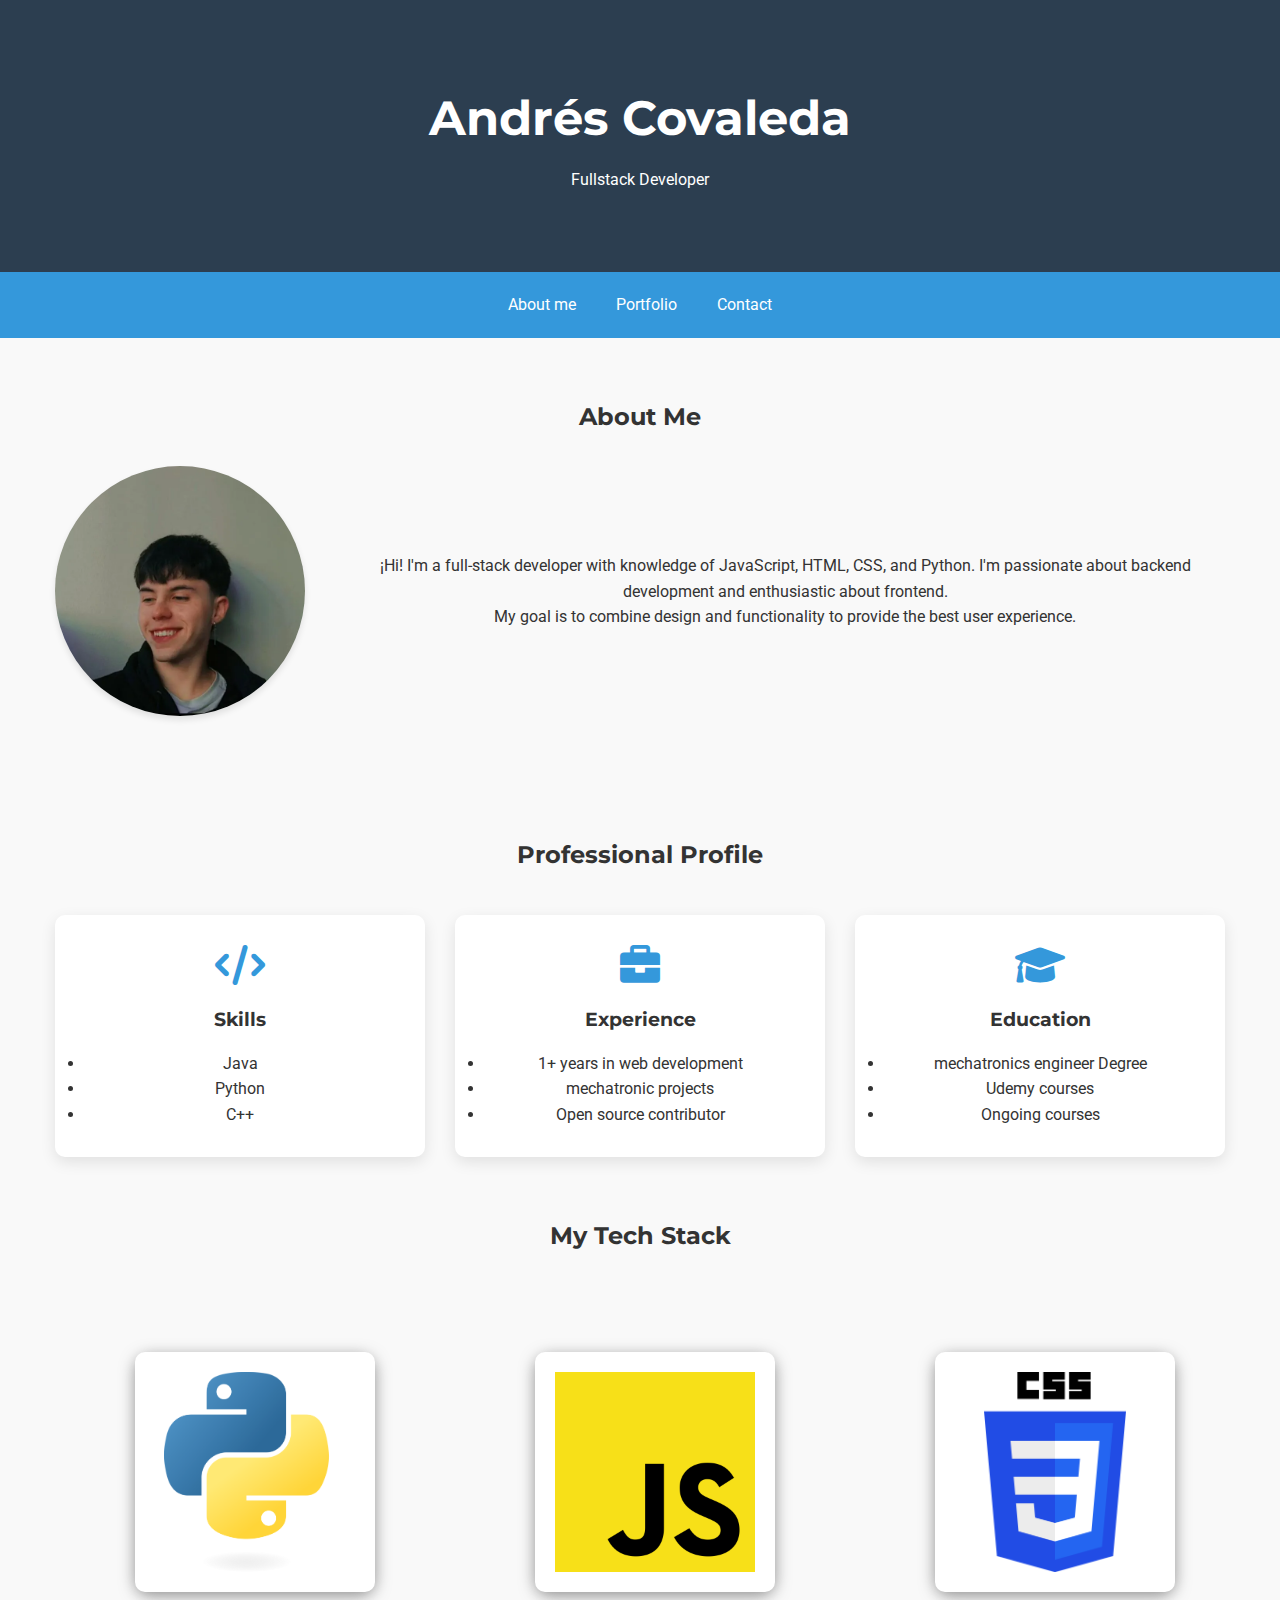
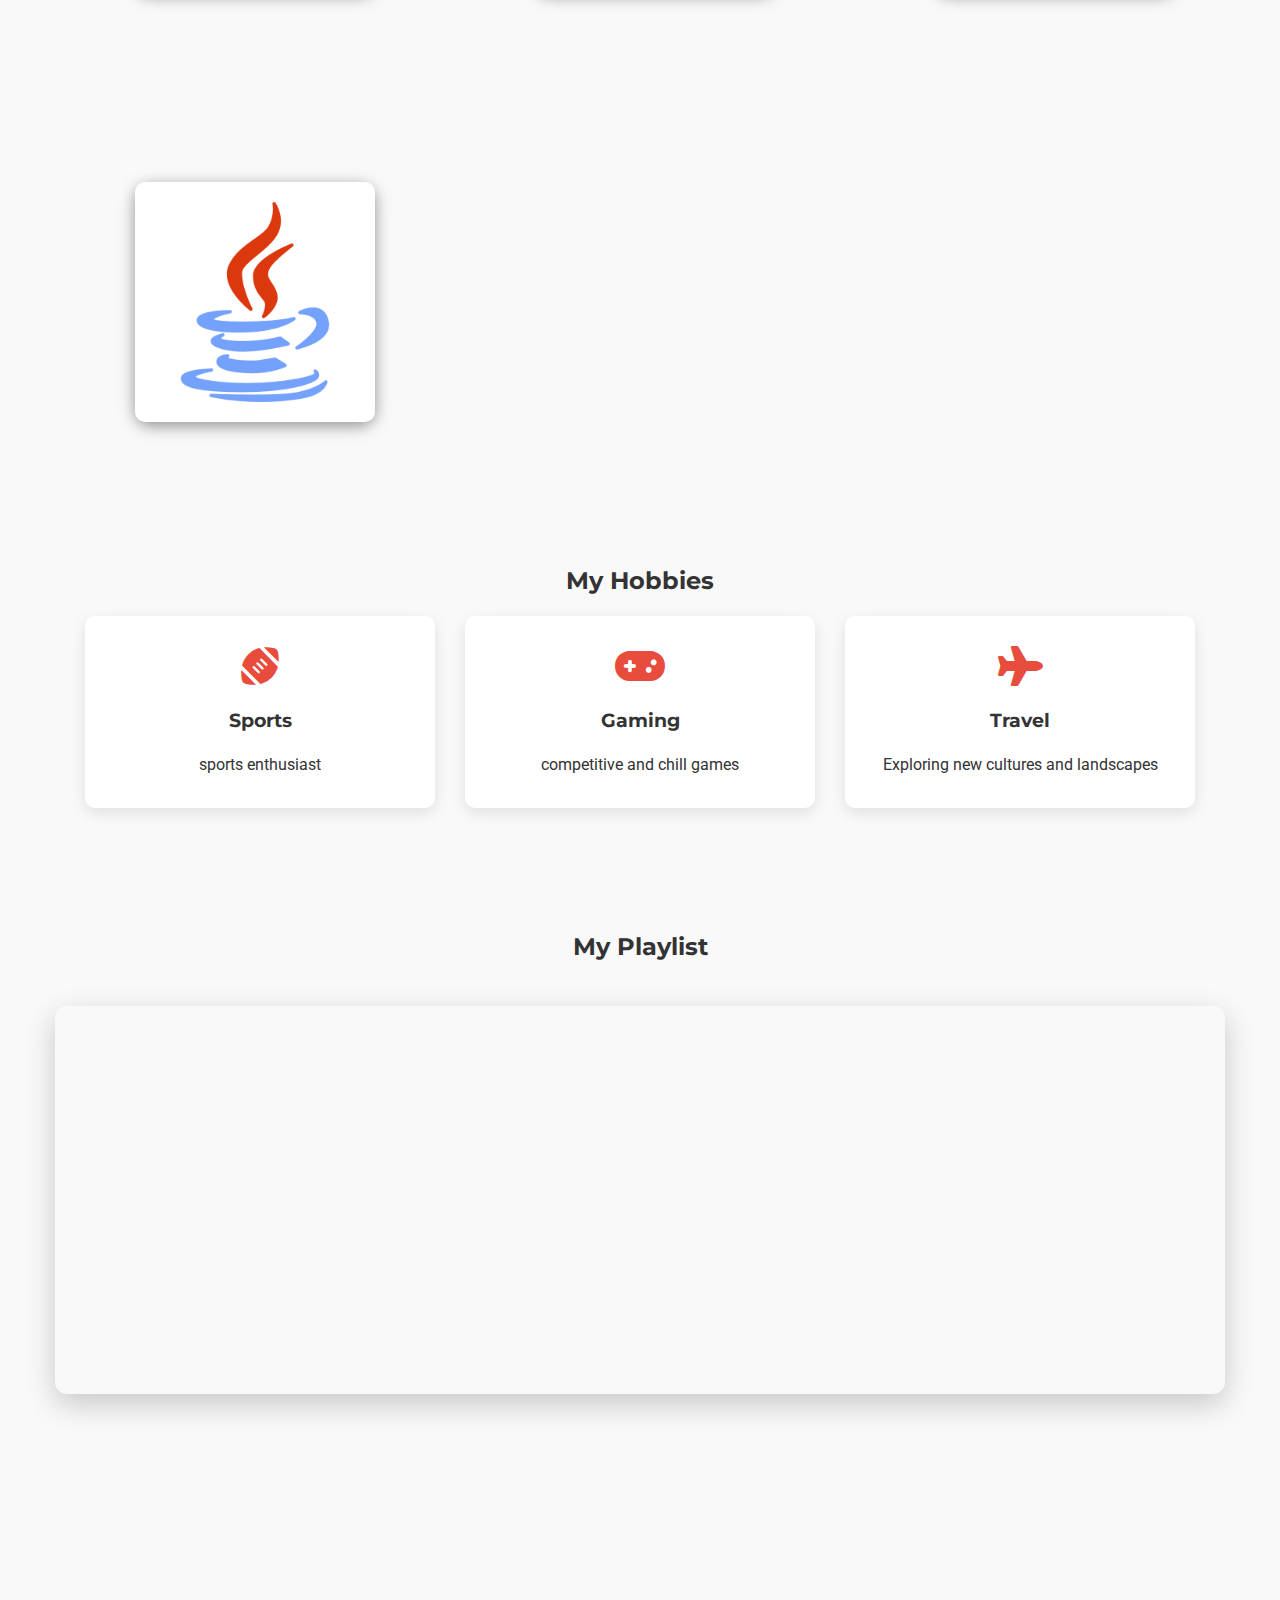
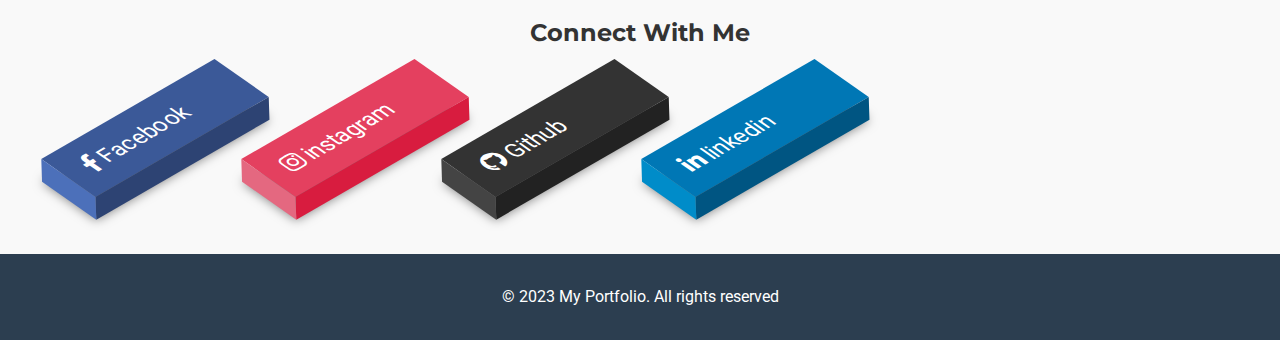
<file: index.html>
<!DOCTYPE html>
<html lang="es">
<head>
    <meta charset="UTF-8">
    <meta name="viewport" content="width=device-width, initial-scale=1.0">
    <title>My Portfolio</title>
    <link rel="stylesheet" href="styles.css">
    <link href="https://fonts.googleapis.com/css2?family=Roboto:wght@400;700&family=Montserrat:wght@600&display=swap" rel="stylesheet">
    <link rel="stylesheet" href="https://cdnjs.cloudflare.com/ajax/libs/font-awesome/6.0.0-beta3/css/all.min.css">
</head>
<body>
    <header class="header">
        <div class="container">
            <h1>Andrés Covaleda</h1>
            <p>Fullstack Developer</p>
        </div>
    </header>

    <nav class="navbar">
        <div class="container">
            <ul>
                <li><a href="./index.html">About me</a></li>
                <li><a href="./portfolio.html">Portfolio</a></li>
                <li><a href="./contact.html">Contact</a></li>
            </ul>
        </div>
    </nav>

    <main class="main">
        <section id="about" class="section about">
            <div class="container">
                <h2>About Me</h2>
                <div class="about-content">
                    <img src="./images/57_301_2562331_20250523_093000.webp" alt="Profile photo" class="profile-img">
                    <div class="about-text">
                        <p>¡Hi! I'm a full-stack developer with knowledge of JavaScript, HTML, CSS, and Python. I'm passionate about backend development and enthusiastic about frontend.</p>
                        <p>My goal is to combine design and functionality to provide the best user experience.</p>
                    </div>
                </div>
            </div>
        </section>
        <section class="section professional-profile">
            <div class="container">
                <h2>Professional Profile</h2>
                <div class="profile-grid">
                    <div class="profile-card">
                        <i class="fas fa-code icon"></i>
                        <h3>Skills</h3>
                        <ul>
                            <li>Java</li>
                            <li>Python</li>
                            <li>C++</li>
                        </ul>
                    </div>
                    <div class="profile-card">
                        <i class="fas fa-briefcase icon"></i>
                        <h3>Experience</h3>
                        <ul>
                            <li>1+ years in web development</li>
                            <li>mechatronic projects</li>
                            <li>Open source contributor</li>
                        </ul>
                    </div>
                    <div class="profile-card">
                        <i class="fas fa-graduation-cap icon"></i>
                        <h3>Education</h3>
                        <ul>
                            <li>mechatronics engineer Degree</li>
                            <li>Udemy courses</li>
                            <li>Ongoing courses</li>
                        </ul>
                    </div>
                </div>
            </div>
        </section>
        <section class="tech-section">
            <div class="container">
                <h2>My Tech Stack</h2>
                <div class="tech-grid">
                    <div class="tech-card">
                        <div class="tech-card-inner">
                            <div class="tech-card-front">
                                <img src="./images/Python-logo-notext.svg.png" alt="JavaScript">
                            </div>
                            <div class="tech-card-back">
                                <p>Python is the language I have used the most, where I have had the majority of projects and where I am most comfortable.</p>
                            </div>
                        </div>
                    </div>
                    <div class="tech-card">
                        <div class="tech-card-inner">
                            <div class="tech-card-front">
                                <img src="./images/Unofficial_JavaScript_logo_2.svg.png" alt="JavaScript">
                            </div>
                            <div class="tech-card-back">
                                <p>JavaScript is my primary language for both frontend and backend development.</p>
                            </div>
                        </div>
                    </div>
                    <div class="tech-card">
                        <div class="tech-card-inner">
                            <div class="tech-card-front">
                                <img src="./images/CSS3_logo_and_wordmark.svg.png" alt="JavaScript">
                            </div>
                            <div class="tech-card-back">
                                <p>I'm just learning CSS and HTML, but as a design enthusiast, I try to include good functionality in my pages.</p>
                            </div>
                        </div>
                    </div>
                    <div class="tech-card">
                        <div class="tech-card-inner">
                            <div class="tech-card-front">
                                <img src="./images/226777.png" alt="JavaScript">
                            </div>
                            <div class="tech-card-back">
                                <p>Java was the first language I learned, although I learned it with the OOP paradigm.</p>
                            </div>
                        </div>
                    </div>
                </div>
            </div>
        </section>
        <section class="section hobbies">
            <div class="container">
                <h2>My Hobbies</h2>
                <div class="hobbies-grid">
                    <div class="hobby-card">
                        <i class="fas fa-football"></i>
                        <h3>Sports</h3>
                        <p>sports enthusiast</p>
                    </div>
                    <div class="hobby-card">
                        <i class="fas fa-gamepad"></i>
                        <h3>Gaming</h3>
                        <p>competitive and chill games</p>
                    </div>
                    <div class="hobby-card">
                        <i class="fas fa-plane"></i>
                        <h3>Travel</h3>
                        <p>Exploring new cultures and landscapes</p>
                    </div>
                </div>
            </div>
        </section>
        <section class="section spotify">
            <div class="container">
                <h2>My Playlist</h2>
                <div class="spotify-embed">
                    <iframe src="https://open.spotify.com/embed/playlist/37i9dQZF1E39hW3hDgVgWB" 
                            width="100%" 
                            height="380" 
                            frameborder="0" 
                            allowtransparency="true" 
                            allow="encrypted-media">
                    </iframe>
                </div>
            </div>
        </section>

        <section class="container">
            <div>
            <div class="social">
                <h2>Connect With Me</h2>
                <div class="social-tiles">
                    <div class="social-tile">
                        <a href="#" class="facebook" >
                            <i class="fab fa-facebook-f"></i>
                            Facebook
                        </a>
                    </div>
                    <div class="social-tile">
                        <a href="#" class="instagram">
                            <i class="fab fa-instagram"></i>
                            instagram
                        </a>
                    </div>
                    <div class="social-tile">
                        <a href="https://github.com/Andrewshumeiker" class="github">
                            <i class="fab fa-github"></i>
                            Github
                        </a>
                    </div>
                    <div class="social-tile">
                        <a href="#" class="linkedin">
                            <i class="fab fa-linkedin-in"></i>
                            linkedin
                        </a>
                    </div>
                </div>
            </div>
        </div>
        </section>
    </main>

    <footer class="footer">
        <div class="container">
            <p>&copy; 2023 My Portfolio. All rights reserved</p>
        </div>
    </footer>

    <!-- JavaScript -->
    <script>
        document.addEventListener('DOMContentLoaded', function() {
            const techCards = document.querySelectorAll('.tech-card');
            
            techCards.forEach(card => {
                card.addEventListener('click', function() {
                    this.classList.toggle('flipped');
                });
            });
        });
    </script>
</body>
</html>
</file>
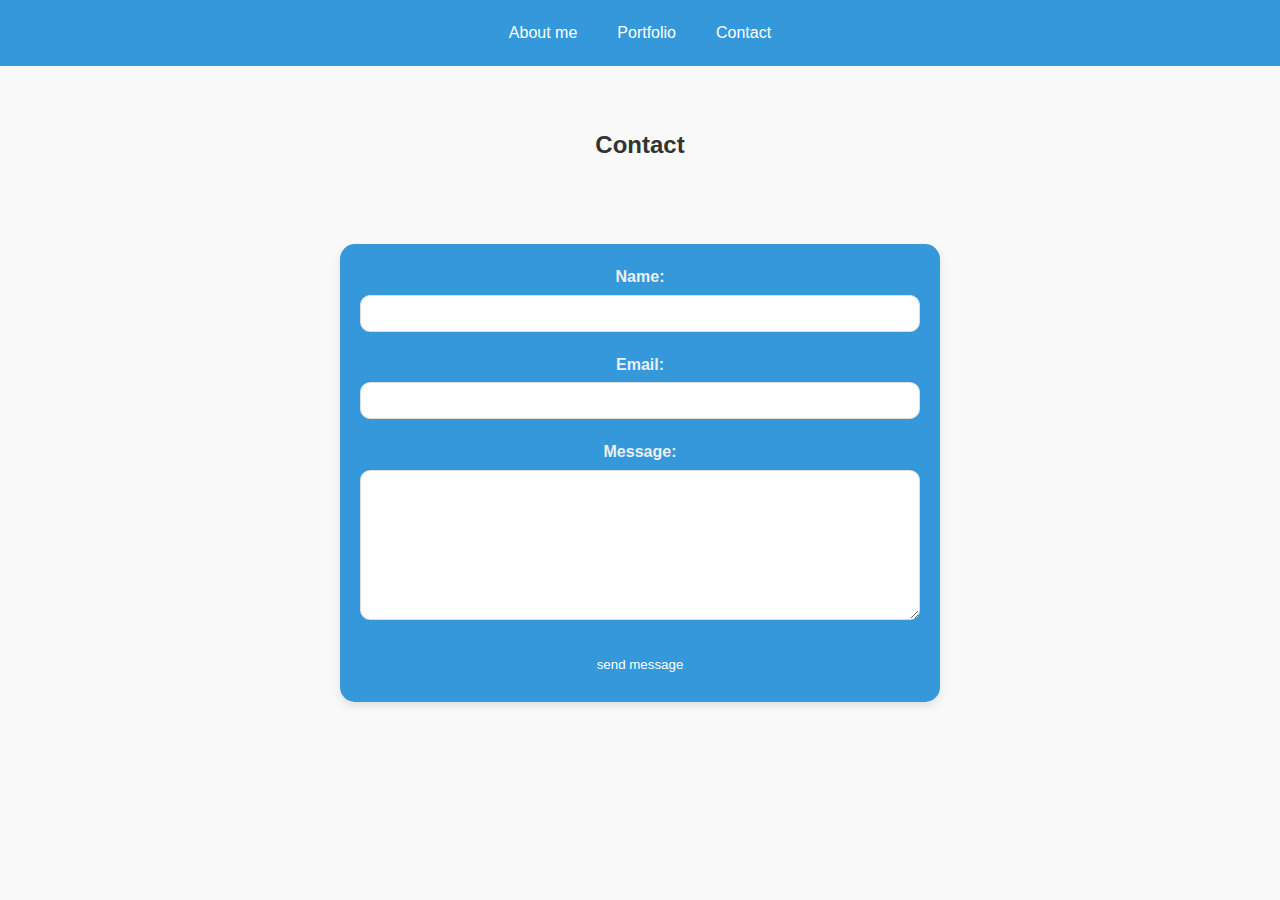
<file: contact.html>
<!DOCTYPE html>
<html lang="en">
<head>
    <meta charset="UTF-8">
    <meta name="viewport" content="width=device-width, initial-scale=1.0">
    <title>Document</title>
    <link rel="stylesheet" href="styles.css">
</head>
<body>
    <nav class="navbar">
        <div class="container">
            <ul>
                <li><a href="./index.html">About me</a></li>
                <li><a href="./portfolio.html">Portfolio</a></li>
                <li><a href="./contact.html">Contact</a></li>
            </ul>
        </div>
    </nav>
    <section id="contact" class="section contact">
        <div class="container">
            <h2>Contact</h2>
            <form action="https://formsubmit.co/andrescovaleda07@hotmail.com" method="POST" class="contact-form">
                <div class="form-group">
                    <label for="name">Name:</label>
                    <input type="text" id="name" name="name" required>
                </div>
                <div class="form-group">
                    <label for="email">Email:</label>
                    <input type="email" id="email" name="email" required>
                </div>
                <div class="form-group">
                    <label for="message">Message:</label>
                    <textarea id="message" name="message" required></textarea>
                </div>
                <button type="submit" class="btn">send message</button>
            </form>
        </div>
    </section>
</main>

   
</body>
</html>
</file>
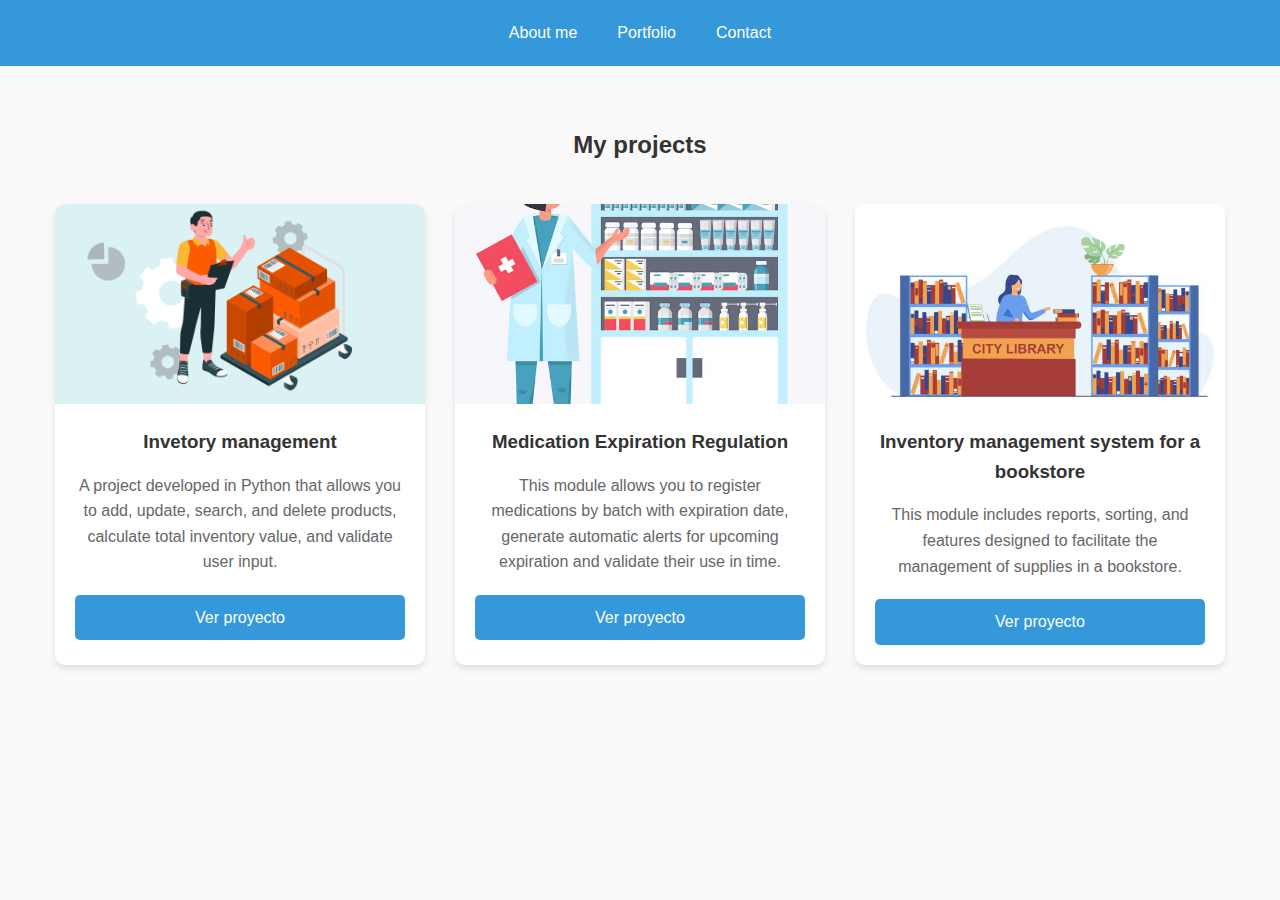
<file: portfolio.html>
<!DOCTYPE html>
<html lang="en">
<head>
    <meta charset="UTF-8">
    <meta name="viewport" content="width=device-width, initial-scale=1.0">
    <title>Document</title>
    <link rel="stylesheet" href="styles.css">
</head>
<body>
     <nav class="navbar">
        <div class="container">
            <ul>
                <li><a href="./index.html">About me</a></li>
                <li><a href="./portfolio.html">Portfolio</a></li>
                <li><a href="./contact.html">Contact</a></li>
            </ul>
        </div>
    </nav>
    <section id="portfolio" class="section portfolio">
        <div class="container">
            <h2>My projects</h2>
            <div class="projects-grid">
                <div class="project-card">
                    <img src="./images/control-inventario-erp-2.webp" alt="Proyecto 1">
                    <h3>Invetory management</h3>
                    <p>A project developed in Python that allows you to add, update, search, and delete products, calculate total inventory value, and validate user input.</p>
                    <a href="https://github.com/Andrewshumeiker/prueba_desempe-o_m1/blob/main/README.md" class="btn">Ver proyecto</a>
                </div>
                <div class="project-card">
                    <img src="./images/concepto-plano-fondo-concepto-farmacia_23-2148216549.avif" alt="Proyecto 2">
                    <h3>Medication Expiration Regulation</h3>
                    <p>This module allows you to register medications by batch with expiration date, generate automatic alerts for upcoming expiration and validate their use in time.</p>
                    <a href="https://github.com/Andrewshumeiker/sb1-9vj128ky/blob/main/README_Caducidad_Medicamentos.md" class="btn">Ver proyecto</a>
                </div>
                <div class="project-card">
                    <img src="./images/istockphoto-1265171600-612x612.jpg" alt="Proyecto 3">
                    <h3>Inventory management system for a bookstore</h3>
                    <p>This module includes reports, sorting, and features designed to facilitate the management of supplies in a bookstore.</p>
                    <a href="#" class="btn">Ver proyecto</a>
                </div>
            </div>
        </div>
    </section>

</body>
</html>
</file>
<file: styles.css>
/*GENERAL STYLES */
:root {
    --primary-color: #3498db;
    --secondary-color: #2c3e50;
    --accent-color: #e74c3c;
    --light-color: #ecf0f1;
    --dark-color: #2c3e50;
    --shadow: 0 4px 6px rgba(0, 0, 0, 0.1);
    --transition: all 0.3s ease;
}

* {
    margin: 0;
    padding: 0;
    box-sizing: border-box;
}

body {
    font-family: 'Roboto', sans-serif;
    line-height: 1.6;
    color: #333;
    background-color: #f9f9f9;
    text-align: center;
}

h1, h2, h3 {
    font-family: 'Montserrat', sans-serif;
    margin-bottom: 1rem;
}

.container {
    width: 100%;
    max-width: 1200px;
    margin: 0 auto;
    padding: 0 15px;
}

.section {
    padding: 60px 0;
}
.btn {
    display: inline-block;
    background-color: var(--primary-color);
    color: white;
    padding: 10px 20px;
    border-radius: 5px;
    text-decoration: none;
    transition: var(--transition);
    border: none;
    cursor: pointer;
}

.btn:hover {
    background-color: var(--secondary-color);
    transform: translateY(-3px);
    box-shadow: var(--shadow);
}

/* Header */
.header {
    background-color: var(--secondary-color);
    color: white;
    text-align: center;
    padding: 80px 0;
}

.header h1 {
    font-size: 3rem;
    margin-bottom: 10px;
}

/* Navbar */
.navbar {
    background-color: var(--primary-color);
    position: sticky;
    top: 0;
    z-index: 100;
}

.navbar ul {
    display: flex;
    justify-content: center;
    list-style: none;
    padding: 20px 0;
}

.navbar a {
    color: white;
    text-decoration: none;
    padding: 10px 20px;
    transition: all 0.3s ease;
}

.navbar a:hover {
    background-color: var(--secondary-color);
    border-radius: 5px;
}

/* About section */
.about-content {
    display: flex;
    align-items: center;
    gap: 40px;
    margin-top: 30px;
}

.profile-img {
    width: 250px;
    height: 250px;
    border-radius: 50%;
    object-fit: cover;
    box-shadow: var(--shadow);
}

/* Portfolio section */
.projects-grid {
    display: grid;
    grid-template-columns: repeat(auto-fit, minmax(300px, 1fr));
    gap: 30px;
    margin-top: 40px;
}

.project-card {
    background-color: white;
    border-radius: 10px;
    overflow: hidden;
    box-shadow: var(--shadow);
    transition: var(--transition);
}

.project-card:hover {
    transform: translateY(-10px);
    box-shadow: 0 10px 20px rgba(0, 0, 0, 0.2);
}

.project-card img {
    width: 100%;
    height: 200px;
    object-fit: cover;
}

.project-card h3 {
    padding: 0 20px;
    margin-top: 15px;
}

.project-card p {
    padding: 0 20px;
    margin: 10px 0 20px;
    color: #666;
}

.project-card .btn {
    margin: 0 20px 20px;
    display: block;
    text-align: center;
}

/* Contact section */
.contact-form {
    max-width: 600px;
    margin: 0 auto;
    background-color: #3498db;
    padding: 30px;
    box-shadow: var(--shadow);
    padding: 20px;
    border-radius: 15px; 
    box-shadow: 0 4px 8px rgba(0, 0, 0, 0.1);
    margin-top: 5rem;
}

.form-group {
    margin-bottom: 20px;
    color: #ecf0f1;
}

.form-group label {
    display: block;
    margin-bottom: 5px;
    font-weight: bold;
}

.form-group input,
.form-group textarea {
    width: 100%;
    padding: 10px;
    border: 1px solid #ddd;
    border-radius: 10px;
    font-family: inherit;
}

.form-group textarea {
    height: 150px;
    resize: vertical;
}

/* Footer */
.footer {
    background-color: var(--dark-color);
    color: white;
    text-align: center;
    padding: 30px 0;
}

.social-links {
    margin-top: 20px;
}

.social-link {
    color: white;
    margin: 0 10px;
    text-decoration: none;
    transition: var(--transition);
}

.social-link:hover {
    color: var(--primary-color);
}

@media (max-width: 768px) {
    .about-content, 
    .profile-grid, 
    .hobbies-grid {
        flex-direction: column;
        align-items: center;
    }
    
    .tech-card, 
    .profile-card, 
    .hobby-card {
        width: 100%;
        margin-bottom: 20px;
    }
    .social-tiles{
        flex-direction: column;
        width: 80%;
    }
}

@media (max-width: 480px) {
    .navbar ul {
        flex-direction: column;
        text-align: center;
    }
    
    .header h1 {
        font-size: 2rem;
    }
    
    .social-tiles {
        flex-direction: column;
        gap: 15px;
    }
}

.tech{
    display: grid;
    grid-template-columns: repeat(auto-fit, minmax(300px, 1fr));
    gap: 30px;
    margin-top: 40px;
    
}
.tech-grid {
    display: grid;
    grid-template-columns: repeat(auto-fit, minmax(300px, 1fr));
    gap: 30px;
}
.tech-card {
    background-color: transparent;
    width: 400px;
    height: 400px;
    perspective: 1000px; /* para el efecto 3D */
    cursor: pointer;
    padding: 5rem;
    align-self: start;
    align-content: center;
}

  /* La tarjeta en sí */
.tech-card-inner {
    position: relative;
    width: 100%;
    height: 100%;
    text-align: center;
    transition: transform 0.8s;
    transform-style: preserve-3d;
}
.tech-card img {
    padding: 20px;
    object-fit: contain;
    content: '';
    position: absolute;
    top: 0;
    left: 0;
    width: 100%;
    height: 100%;
    background: #fff;
    border-radius: 10px;
    transform: translateZ(-10px);
    transition: all 0.1s ease;
    text-align: center;
    transition: transform 0.8s;
    transform-style: preserve-3d;
}

  /* Cuando tiene la clase
  flipped, se gira */
.tech-card.flipped .tech-card-inner {
    transform: rotateY(180deg);
}

  /* Frontal y trasera */
.tech-card-front, .tech-card-back {
    position: absolute;
    width: 100%;
    height: 100%;
    border-radius: 15px;
    box-shadow: 0 4px 15px rgba(76, 76, 77, 0.6);
    backface-visibility: hidden;
    display: flex;
    justify-content: center;
    align-items: center;
    padding: 1em;
    color: white;
}

  /* Frente */
.tech-card-front {
    background: linear-gradient(135deg, #7b1fa2, #6a1b9a);
    font-size: 1.5em;
    font-weight: 700;
}

  /* Dorso */
.tech-card-back {
    background: linear-gradient(135deg, #020202, #000000);
    transform: rotateY(180deg);
    overflow-y: auto;
    font-size: 1em;
    text-align: left;
}

  /* Scroll dentro de la card back si hay mucho texto */
.tech-card-back::-webkit-scrollbar {
    width: 6px;
}
.tech-card-back::-webkit-scrollbar-thumb {
    background-color: #d4d4d4;
    border-radius: 10px;
}
.tech {
    display: grid;
    gap: 2rem;
}

.tech {
    font-family: 'Segoe UI', Tahoma, Geneva, Verdana, sans-serif;
    background-color: #f3e5f5;
    color: #3e1f47;
    display: flex;
    flex-direction: column;
    align-items: center;
    padding: 2em;
}

.tech__imagen img {
    width: 5rem;
    height: auto;
    border-radius: 0.5rem;
}

.tech__informacion {
    flex: 1;
}

.tech__label {
    font-weight: 700;
}

.tech__info {
    font-weight: 400;
}

.tech__descripcion {
    margin-top: 1rem;
}

/*Social*/
.social_body {
    margin: 0;
    padding: 0;
    background: #f1f1f1;
    display: flex;
    justify-content: center;
    align-items: center;
    min-height: 100vh;
    font-family: sans-serif;
}
.social{
    display: flex;
    flex-direction: column;
    gap: 30px;
    margin-bottom: 6rem;
    margin-top: 10rem;
}
.social-tiles{
    display: flex;
}
.social-tiles a {
    position: relative;
    display: block;
    text-decoration: none;
    text-align: left;
    padding-left: 20px;
    transform: rotate(-30deg) skew(25deg) translate(0, 0);
    box-shadow: -20px 20px 10px rgba(0, 0, 0, 0.5);
    font-size: 22px;
    height: 60px;
    width: 200px;
    line-height: 60px;
    transition: 0.5s;
    color: #fff;
}

.social a span {
    color: #fff;
    padding: 0;
    margin: 0;
    position: absolute;
    top: 30px;
    letter-spacing: 4px;
    transition: 0.5s;
    z-index: 2;
}

.social a:before {
    content: '';
    position: absolute;
    height: 20px;
    width: 100%;
    bottom: -20px;
    left: -10px;
    transform: rotate(0deg) skewX(-45deg);
    transition: 0.5s;
}

.social a:after {
    content: '';
    position: absolute;
    height: 100%;
    width: 20px;
    bottom: -10px;
    left: -20px;
    transform: rotate(0deg) skewY(-45deg);
    transition: 0.5s;
}

/* Facebook Button */
.facebook {
    background: #3b5998;
}
.facebook:before {
    background: #2d4373;
}
.facebook:after {
    background: #4c70ba;
}

/* Instagram Button */
.instagram {
    background: #e4405f;
}
.instagram:before {
    background: #d81c3f;
}
.instagram:after {
    background: #e46880;
}

/* GitHub Button */
.github {
    background: #333;
}
.github:before {
    background: #222;
}
.github:after {
    background: #444;
}

/* LinkedIn Button */
.linkedin {
    background: #0077b5;
}
.linkedin:before {
    background: #005582;
}
.linkedin:after {
    background: #008cc9;
}

/* Hover Effects */
a:hover {
    transform: rotate(-30deg) skew(25deg) translate(20px, -15px);
    box-shadow: -50px 50px 50px rgba(0, 0, 0, 0.5);
}

/* Facebook Hover */
.facebook:hover {
    background: #4a6fbe;
}
.facebook:hover:before {
    background: #3a5795;
}
.facebook:hover:after {
    background: #5b7bc5;
}

/* Instagram Hover */
.instagram:hover {
    background: #f6546a;
}
.instagram:hover:before {
    background: #e52d4d;
}
.instagram:hover:after {
    background: #f67b8d;
}

/* GitHub Hover */
.github:hover {
    background: #444;
}
.github:hover:before {
    background: #333;
}
.github:hover:after {
    background: #555;
}

/* LinkedIn Hover */
.linkedin:hover {
    background: #0088cc;
}
.linkedin:hover:before {
    background: #006699;
}
.linkedin:hover:after {
    background: #0099e6;
}

.social-tile i {
    transition: transform 0.3s ease;
    position: relative;
    z-index: 2;
}

.social-tile:hover i {
    transform: scale(1.2);
}
.profile-grid {
    display: grid;
    grid-template-columns: repeat(auto-fit, minmax(300px, 1fr));
    gap: 30px;
    margin-top: 40px;
}

.profile-card {
    background: white;
    padding: 30px;
    border-radius: 10px;
    box-shadow: 0 5px 15px rgba(0,0,0,0.1);
    transition: transform 0.3s ease;
}

.profile-card:hover {
    transform: translateY(-10px);
}

.profile-card .icon {
    font-size: 2.5rem;
    color: var(--primary-color);
    margin-bottom: 20px;
}
.hobbies-grid {
    display: flex;
    justify-content: center;
    flex-wrap: wrap;
    gap: 30px;
}

.hobby-card {
    flex: 1;
    min-width: 250px;
    max-width: 350px;
    background: white;
    padding: 30px;
    border-radius: 10px;
    text-align: center;
    box-shadow: 0 5px 15px rgba(0,0,0,0.1);
}

.hobby-card i {
    font-size: 2.5rem;
    color: var(--accent-color);
    margin-bottom: 20px;
}

/* Spotify*/
.spotify-embed {
    margin-top: 40px;
    border-radius: 12px;
    overflow: hidden;
    box-shadow: 0 10px 30px rgba(0,0,0,0.2);
}
</file>
